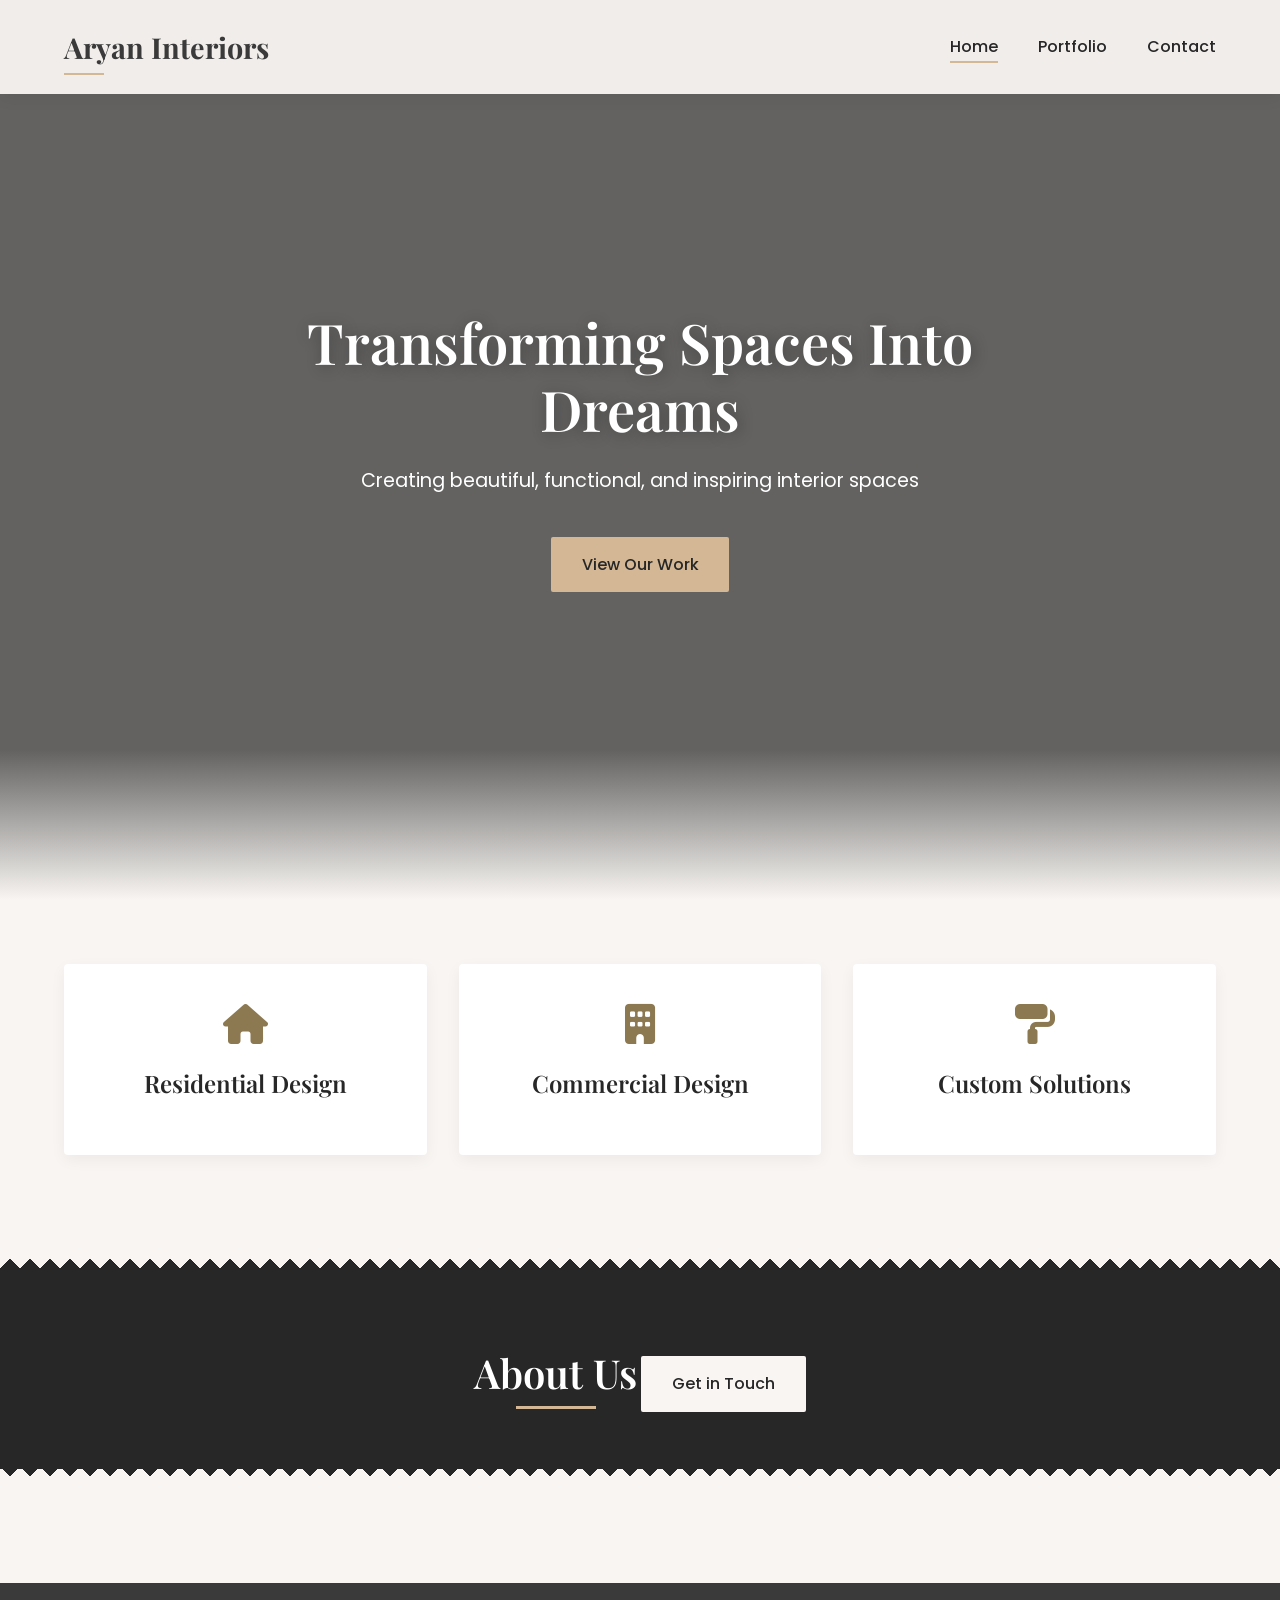
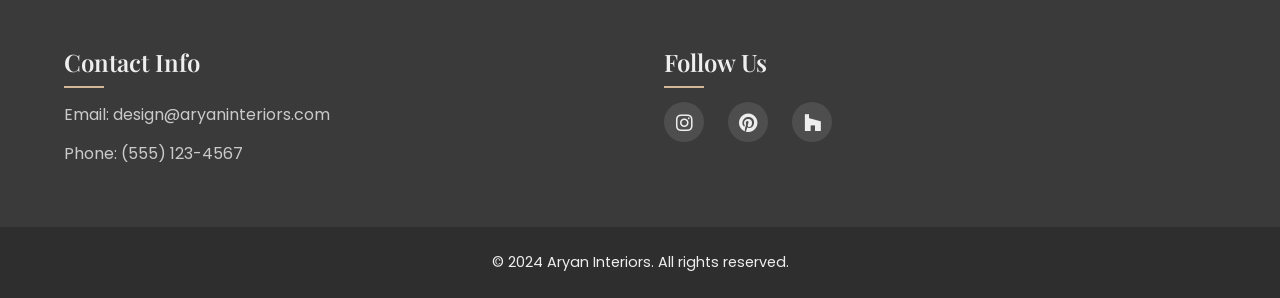
<file: index.html>
<!DOCTYPE html>
<html lang="en">
<head>
    <meta charset="UTF-8">
    <meta name="viewport" content="width=device-width, initial-scale=1.0">
    <title>Aryan Interiors | Interior Design</title>
    <link rel="stylesheet" href="styles.css">
    <link rel="stylesheet" href="https://cdnjs.cloudflare.com/ajax/libs/font-awesome/6.0.0/css/all.min.css">
    <link href="https://fonts.googleapis.com/css2?family=Playfair+Display:wght@400;700&family=Poppins:wght@300;400;500&display=swap" rel="stylesheet">
</head>
<body>
    <nav class="navbar">
        <div class="logo">Aryan Interiors</div>
        <ul class="nav-links">
            <li><a href="index.html" class="active">Home</a></li>
            <li><a href="works.html">Portfolio</a></li>
            <li><a href="contact.html">Contact</a></li>
        </ul>
        <div class="hamburger">
            <span></span>
            <span></span>
            <span></span>
        </div>
    </nav>

    <header class="hero">
        <div class="hero-overlay"></div>
        <div class="hero-content">
            <h1 class="fade-in">Transforming Spaces Into Dreams</h1>
            <p class="fade-in-delay">Creating beautiful, functional, and inspiring interior spaces</p>
            <a href="works.html" class="cta-button">View Our Work</a>
        </div>
    </header>

    <section class="features">
        <div class="feature-card">
            <i class="fas fa-home"></i>
            <h3>Residential Design</h3>
        </div>
        <div class="feature-card">
            <i class="fas fa-building"></i>
            <h3>Commercial Design</h3>
        </div>
        <div class="feature-card">
            <i class="fas fa-paint-roller"></i>
            <h3>Custom Solutions</h3>
        </div>
    </section>

    <section class="about">
        <div class="about-content">
            <h2>About Us</h2>
            <a href="contact.html" class="cta-button">Get in Touch</a>
        </div>
    </section>

    <footer>
        <div class="footer-content">
            <div class="footer-section">
                <h4>Contact Info</h4>
                <p>Email: design@aryaninteriors.com</p>
                <p>Phone: (555) 123-4567</p>
            </div>
            <div class="footer-section">
                <h4>Follow Us</h4>
                <div class="social-links">
                    <a href="#"><i class="fab fa-instagram"></i></a>
                    <a href="#"><i class="fab fa-pinterest"></i></a>
                    <a href="#"><i class="fab fa-houzz"></i></a>
                </div>
            </div>
        </div>
        <div class="footer-bottom">
            <p>&copy; 2024 Aryan Interiors. All rights reserved.</p>
        </div>
    </footer>

    <script src="script.js"></script>
</body>
</html>
</file>
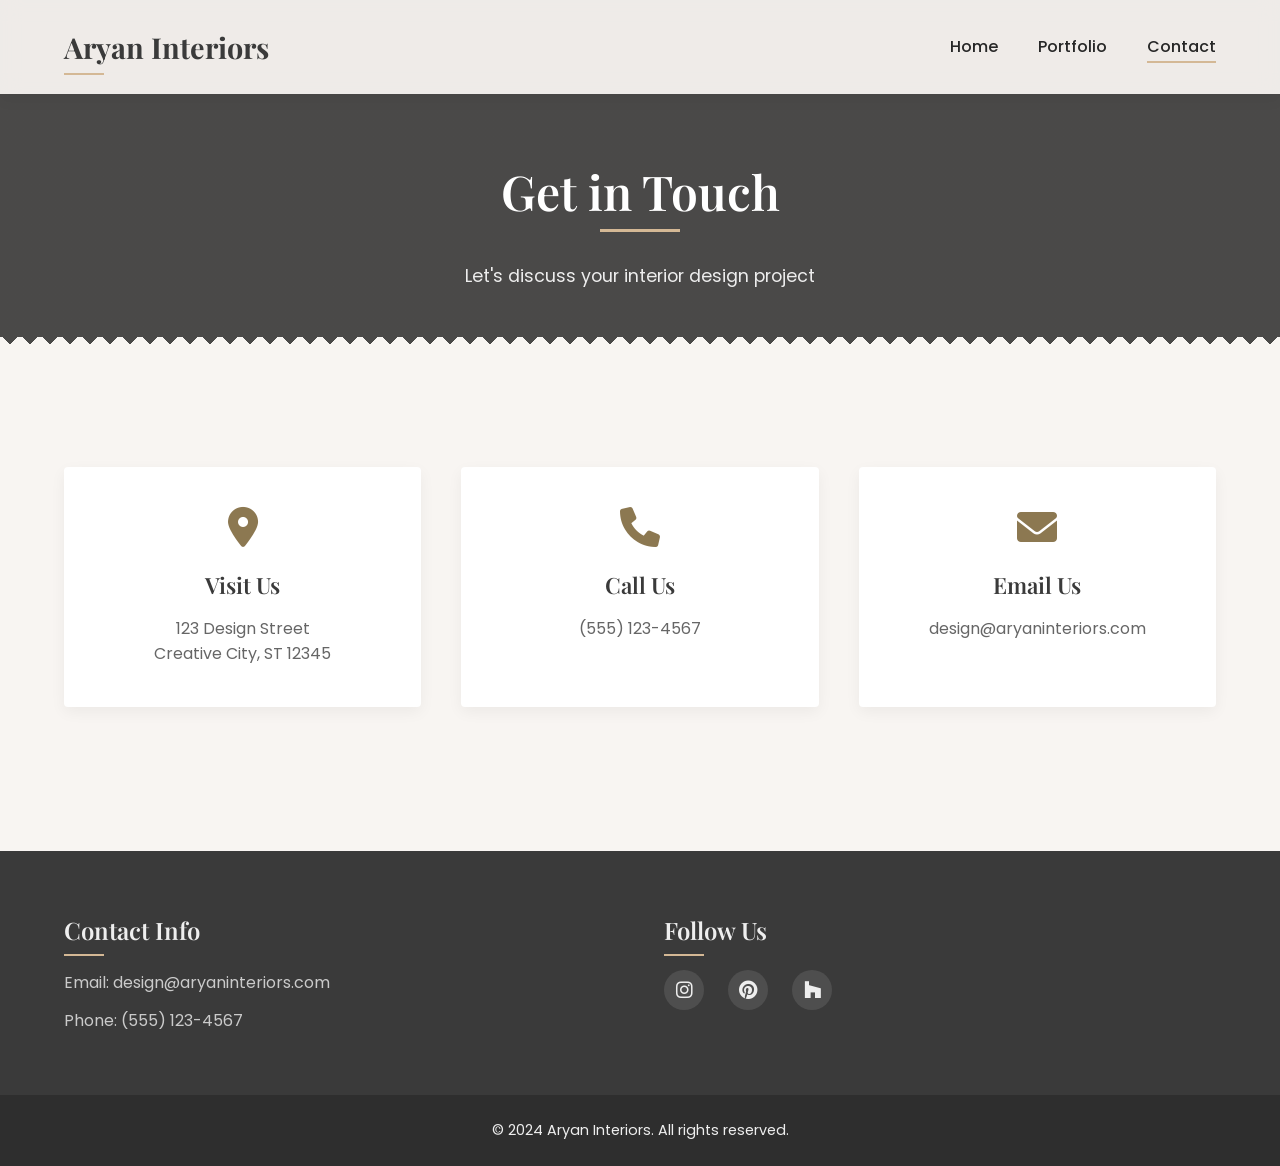
<file: contact.html>
<!DOCTYPE html>
<html lang="en">
<head>
    <meta charset="UTF-8">
    <meta name="viewport" content="width=device-width, initial-scale=1.0">
    <title>Contact Us | Aryan Interiors</title>
    <link rel="stylesheet" href="styles.css">
    <link rel="stylesheet" href="https://cdnjs.cloudflare.com/ajax/libs/font-awesome/6.0.0/css/all.min.css">
    <link href="https://fonts.googleapis.com/css2?family=Playfair+Display:wght@400;700&family=Poppins:wght@300;400;500&display=swap" rel="stylesheet">
</head>
<body>
    <nav class="navbar">
        <div class="logo">Aryan Interiors</div>
        <ul class="nav-links">
            <li><a href="index.html">Home</a></li>
            <li><a href="works.html">Portfolio</a></li>
            <li><a href="contact.html" class="active">Contact</a></li>
        </ul>
        <div class="hamburger">
            <span></span>
            <span></span>
            <span></span>
        </div>
    </nav>

    <header class="page-header">
        <h1>Get in Touch</h1>
        <p>Let's discuss your interior design project</p>
    </header>

    <section class="contact-section">
        <div class="contact-info">
            <div class="contact-card">
                <i class="fas fa-map-marker-alt"></i>
                <h3>Visit Us</h3>
                <p>123 Design Street<br>Creative City, ST 12345</p>
            </div>
            <div class="contact-card">
                <i class="fas fa-phone"></i>
                <h3>Call Us</h3>
                <p>(555) 123-4567</p>
            </div>
            <div class="contact-card">
                <i class="fas fa-envelope"></i>
                <h3>Email Us</h3>
                <p>design@aryaninteriors.com</p>
            </div>
        </div>
    </section>

    <footer>
        <div class="footer-content">
            <div class="footer-section">
                <h4>Contact Info</h4>
                <p>Email: design@aryaninteriors.com</p>
                <p>Phone: (555) 123-4567</p>
            </div>
            <div class="footer-section">
                <h4>Follow Us</h4>
                <div class="social-links">
                    <a href="#"><i class="fab fa-instagram"></i></a>
                    <a href="#"><i class="fab fa-pinterest"></i></a>
                    <a href="#"><i class="fab fa-houzz"></i></a>
                </div>
            </div>
        </div>
        <div class="footer-bottom">
            <p>&copy; 2024 Aryan Interiors. All rights reserved.</p>
        </div>
    </footer>

    <script src="script.js"></script>
</body>
</html>
</file>
<file: styles.css>
:root {
    --primary-color: #3a3a3a;
    --secondary-color: #d4b895;
    --accent-color: #8c7851;
    --text-color: #272727;
    --light-bg: #f8f5f2;
    --white: #ffffff;
    --dark-color: #272727;
    --transition: all 0.3s ease-in-out;
    --shadow-sm: 0 5px 15px rgba(0, 0, 0, 0.05);
    --shadow-md: 0 8px 20px rgba(0, 0, 0, 0.1);
    --shadow-lg: 0 10px 30px rgba(0, 0, 0, 0.15);
}

* {
    margin: 0;
    padding: 0;
    box-sizing: border-box;
}

body {
    font-family: 'Poppins', sans-serif;
    line-height: 1.6;
    color: var(--text-color);
    background-color: var(--light-bg);
}

h1, h2, h3, h4, h5, h6 {
    font-family: 'Playfair Display', serif;
    font-weight: 600;
    line-height: 1.3;
}

a {
    text-decoration: none;
    color: inherit;
    transition: var(--transition);
}

/* Navbar Styles */
.navbar {
    position: fixed;
    top: 0;
    width: 100%;
    background: rgba(248, 245, 242, 0.95);
    backdrop-filter: blur(10px);
    padding: 1.5rem 5%;
    display: flex;
    justify-content: space-between;
    align-items: center;
    z-index: 1000;
    box-shadow: var(--shadow-sm);
    transition: var(--transition);
}

.navbar.scrolled {
    padding: 1rem 5%;
}

.logo {
    font-family: 'Playfair Display', serif;
    font-size: 1.8rem;
    color: var(--primary-color);
    font-weight: 700;
    position: relative;
}

.logo::after {
    content: '';
    position: absolute;
    bottom: -5px;
    left: 0;
    width: 40px;
    height: 2px;
    background-color: var(--secondary-color);
}

.nav-links {
    display: flex;
    list-style: none;
    gap: 2.5rem;
}

.nav-links a {
    text-decoration: none;
    color: var(--text-color);
    font-weight: 500;
    padding-bottom: 5px;
    position: relative;
}

.nav-links a::after {
    content: '';
    position: absolute;
    bottom: 0;
    left: 0;
    width: 0;
    height: 2px;
    background-color: var(--secondary-color);
    transition: var(--transition);
}

.nav-links a:hover::after,
.nav-links a.active::after {
    width: 100%;
}

.hamburger {
    display: none;
    cursor: pointer;
    flex-direction: column;
    gap: 6px;
}

.hamburger span {
    width: 30px;
    height: 2px;
    background-color: var(--primary-color);
    transition: var(--transition);
}

/* Hero Section */
.hero {
    height: 100vh;
    background: linear-gradient(rgba(0, 0, 0, 0.6), rgba(0, 0, 0, 0.6)),
                url('https://images.unsplash.com/photo-1618221195710-dd6b41faaea6?ixlib=rb-1.2.1&auto=format&fit=crop&w=1600&q=80');
    background-size: cover;
    background-position: center;
    display: flex;
    align-items: center;
    justify-content: center;
    text-align: center;
    color: var(--white);
    position: relative;
    margin-bottom: 4rem;
}

.hero::before {
    content: '';
    position: absolute;
    bottom: 0;
    left: 0;
    width: 100%;
    height: 150px;
    background: linear-gradient(to top, var(--light-bg), transparent);
}

.hero-content {
    max-width: 900px;
    padding: 2rem;
    z-index: 1;
}

.hero h1 {
    font-size: 3.5rem;
    margin-bottom: 1.5rem;
    line-height: 1.2;
    text-shadow: 2px 2px 15px rgba(0, 0, 0, 0.3);
    animation: fadeInUp 1.2s ease;
}

.hero p {
    font-size: 1.2rem;
    margin-bottom: 2.5rem;
    animation: fadeInUp 1.2s ease 0.3s;
    opacity: 0;
    animation-fill-mode: forwards;
    max-width: 700px;
    margin-left: auto;
    margin-right: auto;
    opacity: 0.9;
}

/* Features Section */
.features {
    width: 90%;
    max-width: 1200px;
    margin: 0 auto 6rem;
    display: flex;
    flex-wrap: wrap;
    justify-content: center;
    gap: 2rem;
}

.feature-card {
    flex: 1;
    min-width: 300px;
    text-align: center;
    padding: 2.5rem;
    background: var(--white);
    border-radius: 4px;
    box-shadow: var(--shadow-sm);
    transition: var(--transition);
    position: relative;
    overflow: hidden;
}

.feature-card::before {
    content: '';
    position: absolute;
    top: 0;
    left: 0;
    width: 5px;
    height: 0;
    background-color: var(--secondary-color);
    transition: var(--transition);
}

.feature-card:hover {
    transform: translateY(-10px);
    box-shadow: var(--shadow-md);
}

.feature-card:hover::before {
    height: 100%;
}

.feature-card i {
    font-size: 2.5rem;
    color: var(--accent-color);
    margin-bottom: 1.5rem;
}

.feature-card h3 {
    font-size: 1.5rem;
    margin-bottom: 1rem;
}

.feature-card p {
    color: #666;
    font-size: 1.05rem;
}

/* About Section */
.about {
    background-color: var(--dark-color);
    padding: 6rem 0;
    margin-bottom: 4rem;
    position: relative;
}

.about::before, .about::after {
    content: '';
    position: absolute;
    left: 0;
    width: 100%;
    height: 50px;
    background-size: 20px 100%;
}

.about::before {
    top: 0;
    background-image: linear-gradient(135deg, var(--light-bg) 25%, transparent 25%), linear-gradient(225deg, var(--light-bg) 25%, transparent 25%);
    background-position: 0 0;
}

.about::after {
    bottom: 0;
    background-image: linear-gradient(135deg, transparent 25%, var(--light-bg) 25%), linear-gradient(225deg, transparent 25%, var(--light-bg) 25%);
    background-position: 0 0;
}

.about-content {
    width: 90%;
    max-width: 800px;
    margin: 0 auto;
    text-align: center;
    color: var(--white);
}

.about-content h2 {
    font-size: 2.5rem;
    margin-bottom: 1.5rem;
    position: relative;
    display: inline-block;
}

.about-content h2::after {
    content: '';
    position: absolute;
    bottom: -10px;
    left: 50%;
    transform: translateX(-50%);
    width: 80px;
    height: 3px;
    background-color: var(--secondary-color);
}

.about-content p {
    margin-bottom: 2rem;
    font-size: 1.1rem;
    line-height: 1.8;
}

/* Footer Styles */
footer {
    background-color: var(--primary-color);
    color: #eee;
    padding-top: 4rem;
}

.footer-content {
    width: 90%;
    max-width: 1200px;
    margin: 0 auto;
    display: flex;
    justify-content: space-between;
    flex-wrap: wrap;
    gap: 3rem;
    padding-bottom: 3rem;
}

.footer-section {
    flex: 1;
    min-width: 250px;
}

.footer-section h4 {
    font-size: 1.5rem;
    margin-bottom: 1.5rem;
    position: relative;
}

.footer-section h4::after {
    content: '';
    position: absolute;
    bottom: -10px;
    left: 0;
    width: 40px;
    height: 2px;
    background-color: var(--secondary-color);
}

.footer-section p {
    margin-bottom: 0.8rem;
    opacity: 0.8;
}

.social-links {
    display: flex;
    gap: 1.5rem;
    margin-top: 1.5rem;
}

.social-links a {
    display: flex;
    justify-content: center;
    align-items: center;
    width: 40px;
    height: 40px;
    background-color: rgba(255, 255, 255, 0.1);
    border-radius: 50%;
    transition: var(--transition);
}

.social-links a:hover {
    background-color: var(--secondary-color);
    color: var(--dark-color);
    transform: translateY(-3px);
}

.social-links i {
    font-size: 1.2rem;
}

.footer-bottom {
    text-align: center;
    padding: 1.5rem 0;
    background-color: rgba(0, 0, 0, 0.2);
    font-size: 0.9rem;
}

/* Button Styles */
.cta-button {
    display: inline-block;
    padding: 0.8rem 1.8rem;
    background-color: var(--secondary-color);
    color: var(--dark-color);
    font-weight: 500;
    border-radius: 2px;
    transition: var(--transition);
    border: 2px solid var(--secondary-color);
}

.cta-button:hover {
    background-color: transparent;
    color: var(--white);
}

.about-content .cta-button {
    background-color: var(--light-bg);
    color: var(--dark-color);
    border-color: var(--light-bg);
}

.about-content .cta-button:hover {
    background-color: transparent;
    color: var(--light-bg);
}

/* Page Header Styles */
.page-header {
    background: linear-gradient(rgba(0, 0, 0, 0.7), rgba(0, 0, 0, 0.7)), 
                url('https://images.unsplash.com/photo-1615529182904-14819c35db37?ixlib=rb-1.2.1&auto=format&fit=crop&w=1600&q=80');
    background-size: cover;
    background-position: center;
    color: var(--white);
    text-align: center;
    padding: 10rem 5% 6rem;
    position: relative;
}

.page-header::after {
    content: '';
    position: absolute;
    bottom: 0;
    left: 0;
    width: 100%;
    height: 50px;
    background-image: linear-gradient(135deg, transparent 25%, var(--light-bg) 25%), linear-gradient(225deg, transparent 25%, var(--light-bg) 25%);
    background-position: 0 0;
    background-size: 20px 100%;
}

.page-header h1 {
    font-size: 3rem;
    margin-bottom: 1rem;
    position: relative;
    display: inline-block;
}

.page-header h1::after {
    content: '';
    position: absolute;
    bottom: -10px;
    left: 50%;
    transform: translateX(-50%);
    width: 80px;
    height: 3px;
    background-color: var(--secondary-color);
}

.page-header p {
    max-width: 700px;
    margin: 1.5rem auto 0;
    font-size: 1.1rem;
    opacity: 0.9;
}

/* Portfolio Grid Styles */
.portfolio-grid {
    display: grid;
    grid-template-columns: repeat(auto-fill, minmax(350px, 1fr));
    gap: 2.5rem;
    padding: 5rem 5%;
    max-width: 1400px;
    margin: 0 auto;
}

.portfolio-item {
    position: relative;
    overflow: hidden;
    border-radius: 4px;
    box-shadow: var(--shadow-sm);
    height: 350px;
    transition: var(--transition);
}

.portfolio-item:hover {
    transform: translateY(-10px);
    box-shadow: var(--shadow-lg);
}

.portfolio-item img {
    width: 100%;
    height: 100%;
    object-fit: cover;
    transition: transform 0.6s ease;
}

.portfolio-item:hover img {
    transform: scale(1.05);
}

/* Portfolio Overlay Styles */
.portfolio-overlay {
    position: absolute;
    bottom: 0;
    left: 0;
    right: 0;
    background: rgba(58, 58, 58, 0.85);
    color: var(--white);
    padding: 1.8rem;
    transform: translateY(100%);
    transition: transform 0.4s ease;
}

.portfolio-item:hover .portfolio-overlay {
    transform: translateY(0);
}

.portfolio-overlay h3 {
    font-size: 1.5rem;
    margin-bottom: 0.8rem;
    position: relative;
    padding-bottom: 0.8rem;
}

.portfolio-overlay h3::after {
    content: '';
    position: absolute;
    bottom: 0;
    left: 0;
    width: 40px;
    height: 2px;
    background-color: var(--secondary-color);
}

.portfolio-overlay p {
    opacity: 0.9;
    margin-bottom: 1rem;
}

.portfolio-overlay .view-project {
    display: inline-block;
    color: var(--secondary-color);
    font-weight: 500;
    transition: var(--transition);
}

.portfolio-overlay .view-project:hover {
    color: var(--white);
}

/* Contact Section Styles */
.contact-section {
    padding: 5rem 5%;
    background: var(--light-bg);
}

.contact-wrapper {
    max-width: 1200px;
    margin: 0 auto;
}

.section-title {
    text-align: center;
    margin-bottom: 3.5rem;
}

.section-title h2 {
    font-size: 2.5rem;
    color: var(--primary-color);
    margin-bottom: 1rem;
    position: relative;
    display: inline-block;
}

.section-title h2::after {
    content: '';
    position: absolute;
    bottom: -10px;
    left: 50%;
    transform: translateX(-50%);
    width: 80px;
    height: 3px;
    background-color: var(--secondary-color);
}

.section-title p {
    max-width: 700px;
    margin: 0 auto;
    color: #666;
}

.contact-info {
    display: grid;
    grid-template-columns: repeat(auto-fit, minmax(300px, 1fr));
    gap: 2.5rem;
    margin-bottom: 4rem;
}

.contact-card {
    background: var(--white);
    padding: 2.5rem;
    text-align: center;
    border-radius: 4px;
    box-shadow: var(--shadow-sm);
    transition: var(--transition);
    position: relative;
    overflow: hidden;
}

.contact-card::before {
    content: '';
    position: absolute;
    top: 0;
    left: 0;
    width: 5px;
    height: 0;
    background-color: var(--secondary-color);
    transition: var(--transition);
}

.contact-card:hover {
    transform: translateY(-8px);
    box-shadow: var(--shadow-md);
}

.contact-card:hover::before {
    height: 100%;
}

.contact-card i {
    font-size: 2.5rem;
    color: var(--accent-color);
    margin-bottom: 1.5rem;
}

.contact-card h3 {
    font-size: 1.4rem;
    margin-bottom: 1rem;
    color: var(--primary-color);
}

.contact-card p {
    color: #666;
}

.contact-card a {
    color: var(--accent-color);
    font-weight: 500;
}

.contact-card a:hover {
    color: var(--primary-color);
}

/* Contact Form */
.contact-form {
    background: var(--white);
    padding: 3rem;
    border-radius: 4px;
    box-shadow: var(--shadow-sm);
}

.form-row {
    display: grid;
    grid-template-columns: repeat(auto-fit, minmax(250px, 1fr));
    gap: 1.5rem;
    margin-bottom: 1.5rem;
}

.form-group {
    margin-bottom: 1.5rem;
}

.form-group label {
    display: block;
    margin-bottom: 0.5rem;
    font-weight: 500;
    color: var(--primary-color);
}

.form-control {
    width: 100%;
    padding: 0.8rem 1rem;
    border: 1px solid #ddd;
    border-radius: 4px;
    font-family: 'Poppins', sans-serif;
    font-size: 1rem;
    transition: var(--transition);
}

.form-control:focus {
    outline: none;
    border-color: var(--accent-color);
    box-shadow: 0 0 0 3px rgba(140, 120, 81, 0.2);
}

textarea.form-control {
    resize: vertical;
    min-height: 150px;
}

.btn-submit {
    background-color: var(--accent-color);
    color: var(--white);
    border: none;
    padding: 0.8rem 2rem;
    font-size: 1rem;
    font-weight: 500;
    cursor: pointer;
    border-radius: 2px;
    transition: var(--transition);
    display: inline-block;
    text-align: center;
}

.btn-submit:hover {
    background-color: var(--primary-color);
}

/* Animations */
@keyframes fadeInUp {
    from {
        opacity: 0;
        transform: translateY(30px);
    }
    to {
        opacity: 1;
        transform: translateY(0);
    }
}

@keyframes fadeIn {
    from {
        opacity: 0;
    }
    to {
        opacity: 1;
    }
}

/* Responsive Design */
@media (max-width: 992px) {
    .hero h1 {
        font-size: 3rem;
    }
    
    .page-header h1 {
        font-size: 2.5rem;
    }
    
    .portfolio-grid {
        grid-template-columns: repeat(auto-fill, minmax(300px, 1fr));
    }
}

@media (max-width: 768px) {
    .navbar {
        padding: 1rem 5%;
    }
    
    .hamburger {
        display: flex;
        z-index: 1001;
    }
    
    .nav-links {
        position: fixed;
        top: 0;
        right: -100%;
        height: 100vh;
        width: 70%;
        max-width: 400px;
        background-color: white;
        flex-direction: column;
        justify-content: center;
        align-items: center;
        transition: var(--transition);
        box-shadow: -5px 0 15px rgba(0, 0, 0, 0.1);
    }
    
    .nav-links.active {
        right: 0;
    }
    
    .hamburger.active span:nth-child(1) {
        transform: translateY(8px) rotate(45deg);
    }
    
    .hamburger.active span:nth-child(2) {
        opacity: 0;
    }
    
    .hamburger.active span:nth-child(3) {
        transform: translateY(-8px) rotate(-45deg);
    }
    
    .hero h1 {
        font-size: 2.5rem;
    }
    
    .hero p {
        font-size: 1.1rem;
    }
    
    .portfolio-grid {
        grid-template-columns: 1fr;
        padding: 3rem 5%;
    }
    
    .contact-section {
        padding: 3rem 5%;
    }
    
    .contact-form {
        padding: 2rem;
    }
    
    .page-header {
        padding: 8rem 5% 4rem;
    }
}

@media (max-width: 576px) {
    .hero h1 {
        font-size: 2rem;
    }
    
    .page-header h1 {
        font-size: 2rem;
    }
    
    .section-title h2 {
        font-size: 2rem;
    }
    
    .feature-card {
        min-width: 100%;
    }
    
    .contact-form {
        padding: 1.5rem;
    }
}
</file>
